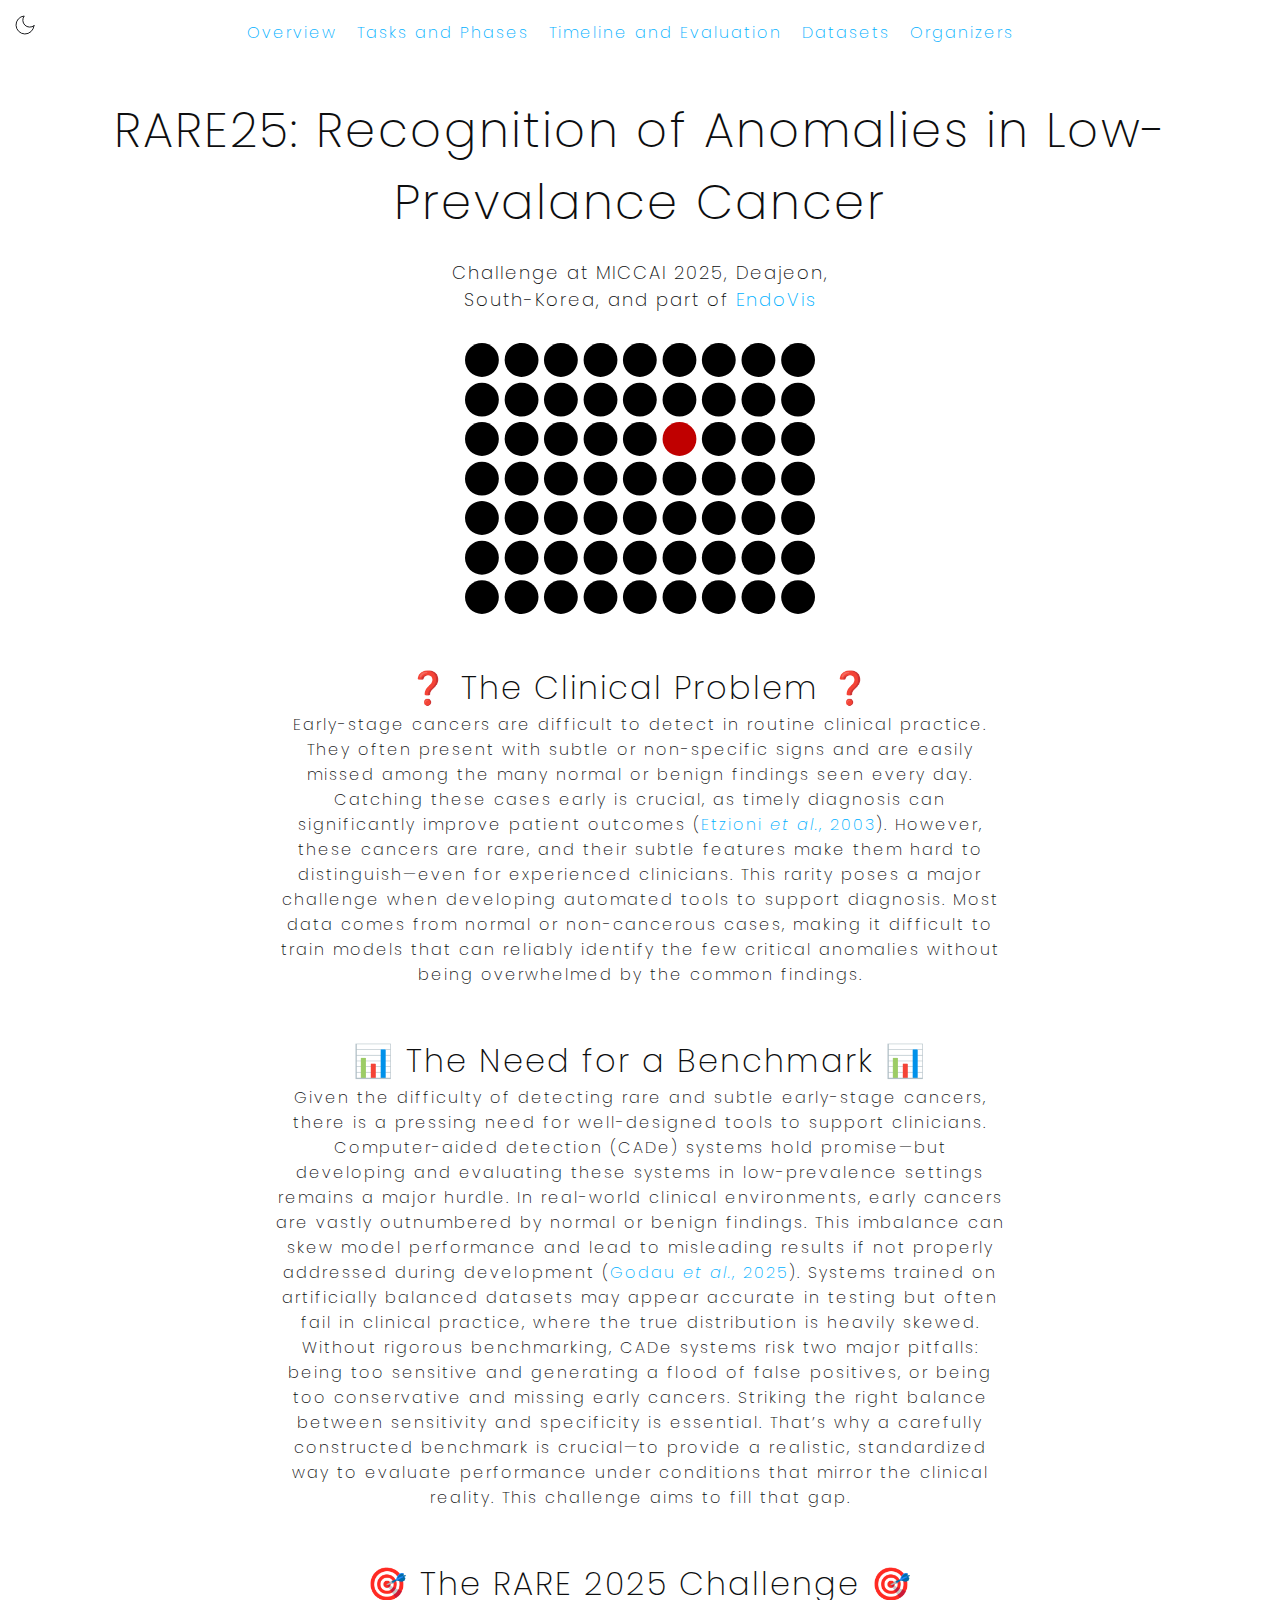
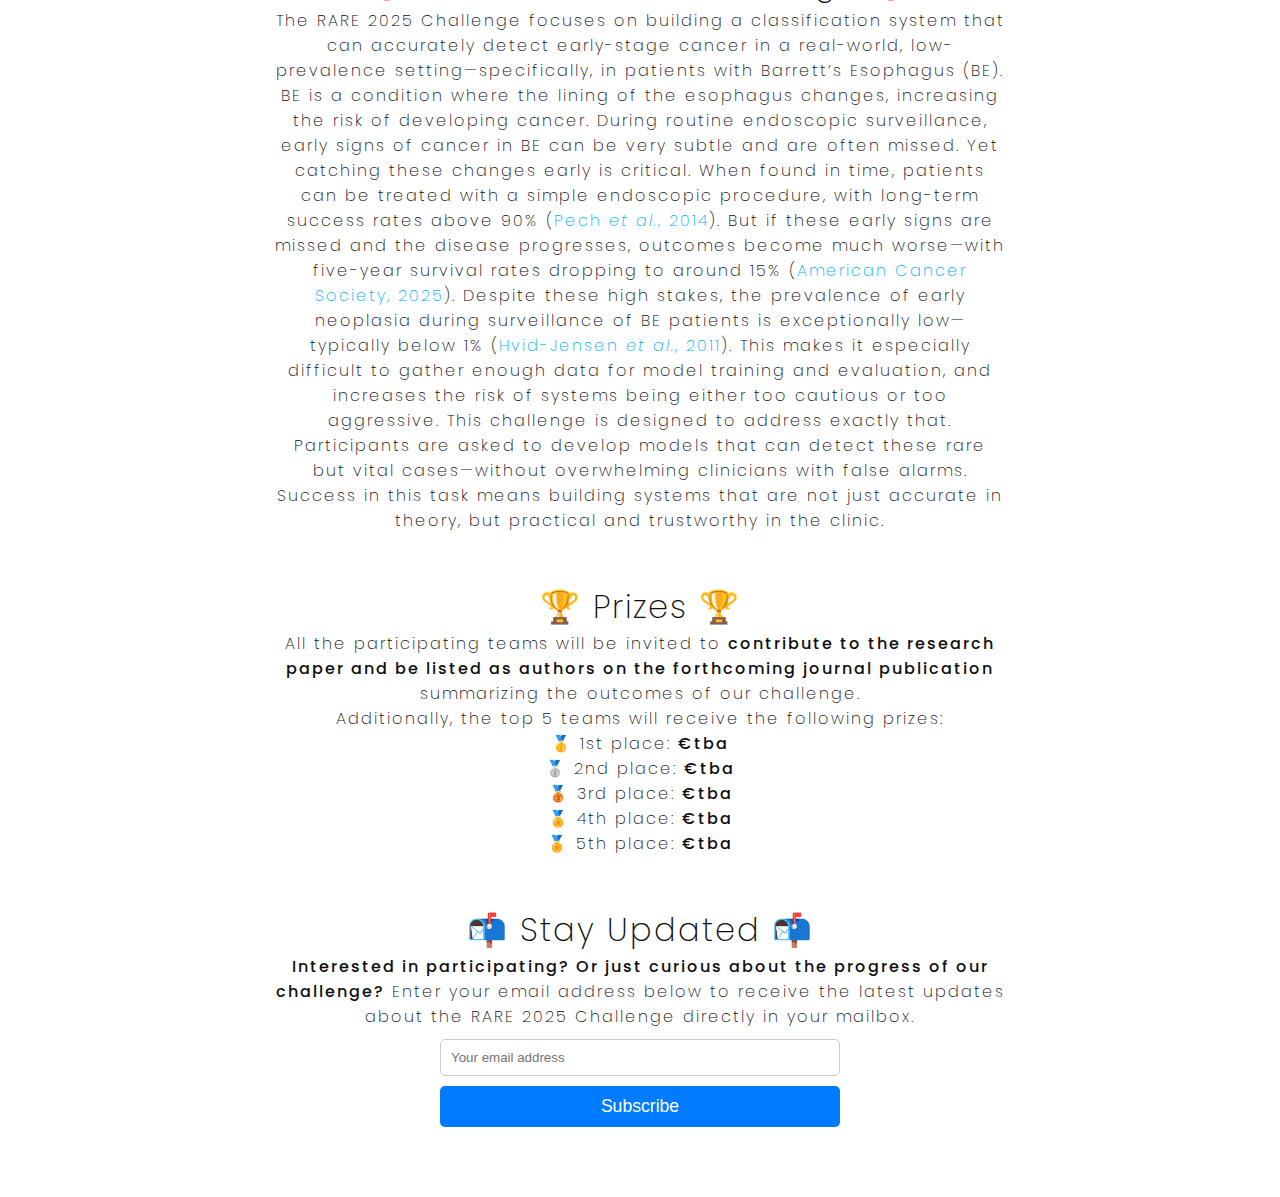
<file: index.html>
<!doctype html>
<html lang="en">
<head>
    <meta charset="utf-8">
    <meta content="width=device-width, initial-scale=1.0" name="viewport" shrink-to-fit="no">
    <meta content="Challenge website for RARE 2025" name="description">
    <meta content="Cris Claessens https://github.com/cclaess" name="author">
    <title>RARE 2025 | EndoVis, MICCAI 2025, Deajeon, South-Korea</title>

    <link href="img/icon.ico" rel="shortcut icon"/>
    <link href="https://netdna.bootstrapcdn.com/font-awesome/4.0.3/css/font-awesome.css" rel="stylesheet">
    <link href="https://fonts.googleapis.com/css2?family=Poppins:wght@100;200;500&display=swap" rel="stylesheet">
    <link href="css/style.css" rel="stylesheet">
    <link href="css/bootstrap-grid.css" rel="stylesheet">

</head>

<body class="light-mode">
    <div class="nav-header">
        <button class="icon-button" onclick="dayNightToggle()">Toggle dark mode</button>
        <nav>
            <ul>
                <li><a href="index.html">Overview</a></li>
                <li><a href="description_and_phases.html">Tasks and Phases</a></li>
                <li><a href="evaluation.html">Timeline and Evaluation</a></li>
                <li><a href="datasets.html">Datasets</a></li>
                <li><a href="organizers.html">Organizers</a></li>
            </ul>
        </nav>
    </div>
    <div class="container vertical-center">
        <div class="row">
            <div class="center">
                <h1>RARE25: Recognition of Anomalies in Low-Prevalance Cancer</h1>
                <p class="title-desc center">Challenge at MICCAI 2025, Deajeon, South-Korea, and part of <a href="https://opencas.dkfz.de/endovis/category/challenges/">EndoVis</a> </p>
            </div>
            <img class="center col-10 col-sm-10 col-lg-4 col-md-4" src="img/logo_pp.svg" style="object-fit: cover; width: 70%;">
        </div>
    </div>
    
    <div class="container">
        <div class="row">
            <div class="center col-10 col-sm-10 col-lg-8 col-md-8">
                <h2>&#10067; The Clinical Problem &#10067;</h2>
                <p>Early-stage cancers are difficult to detect in routine clinical practice. They often present with subtle or non-specific signs and 
                    are easily missed among the many normal or benign findings seen every day. Catching these cases early is crucial, as timely diagnosis 
                    can significantly improve patient outcomes (<a href=https://www.nature.com/articles/nrc1041>Etzioni <i>et al.</i>, 2003</a>). However, 
                    these cancers are rare, and their subtle features make them hard to distinguish—even for experienced clinicians. This rarity poses a 
                    major challenge when developing automated tools to support diagnosis. Most data comes from normal or non-cancerous cases, making it 
                    difficult to train models that can reliably identify the few critical anomalies without being overwhelmed by the common findings.</p>    
                
                <h2>&#128202; The Need for a Benchmark &#128202;</h2>
                <p>Given the difficulty of detecting rare and subtle early-stage cancers, there is a pressing need for well-designed tools to support 
                    clinicians. Computer-aided detection (CADe) systems hold promise—but developing and evaluating these systems in low-prevalence settings 
                    remains a major hurdle. In real-world clinical environments, early cancers are vastly outnumbered by normal or benign findings. This 
                    imbalance can skew model performance and lead to misleading results if not properly addressed during development 
                    (<a href=https://www.sciencedirect.com/science/article/pii/S1361841525000520>Godau <i>et al.</i>, 2025</a>). Systems trained on 
                    artificially balanced datasets may appear accurate in testing but often fail in clinical practice, where the true distribution is heavily 
                    skewed. Without rigorous benchmarking, CADe systems risk two major pitfalls: being too sensitive and generating a flood of false 
                    positives, or being too conservative and missing early cancers. Striking the right balance between sensitivity and specificity is 
                    essential. That’s why a carefully constructed benchmark is crucial—to provide a realistic, standardized way to evaluate performance under 
                    conditions that mirror the clinical reality. This challenge aims to fill that gap.</p>
                
                <h2>&#127919; The RARE 2025 Challenge &#127919;</h2>
                <p>The RARE 2025 Challenge focuses on building a classification system that can accurately detect early-stage cancer in a real-world, 
                    low-prevalence setting—specifically, in patients with Barrett’s Esophagus (BE). BE is a condition where the lining of the esophagus 
                    changes, increasing the risk of developing cancer. During routine endoscopic surveillance, early signs of cancer in BE can be very subtle 
                    and are often missed. Yet catching these changes early is critical. When found in time, patients can be treated with a simple endoscopic 
                    procedure, with long-term success rates above 90% 
                    (<a href=https://www.sciencedirect.com/science/article/pii/S0016508513015965?via%3Dihub>Pech <i>et al.</i>, 2014</a>). But if these early 
                    signs are missed and the disease progresses, outcomes become much worse—with five-year survival rates dropping to around 15% 
                    (<a href=https://www.cancer.org/cancer/types/esophagus-cancer/detection-diagnosis-staging/survival-rates.html>American Cancer Society, 2025</a>). 
                    Despite these high stakes, the prevalence of early neoplasia during surveillance of BE patients is exceptionally low—typically below 1% 
                    (<a href=https://www.nejm.org/doi/full/10.1056/NEJMoa1103042>Hvid-Jensen <i>et al.</i>, 2011</a>). This makes it especially difficult to gather 
                    enough data for model training and evaluation, and increases the risk of systems being either too cautious or too aggressive. This challenge is 
                    designed to address exactly that. Participants are asked to develop models that can detect these rare but vital cases—without 
                    overwhelming clinicians with false alarms. Success in this task means building systems that are not just 
                    accurate in theory, but practical and trustworthy in the clinic.</p>
                
                <h2>&#127942; Prizes &#127942;</h2>
                <p>All the participating teams will be invited to <b>contribute to the research paper and be listed as authors on the forthcoming journal 
                    publication</b> summarizing the outcomes of our challenge.</p>
                <p>Additionally, the top 5 teams will receive the following prizes:</p>

                <p>&#129351; 1st place: <b>€tba</b></p>
                <p>&#129352; 2nd place: <b>€tba</b></p>
                <p>&#129353; 3rd place: <b>€tba</b></p>
                <p>&#127941; 4th place: <b>€tba</b></p>
                <p>&#127941; 5th place: <b>€tba</b></p>

                <h2>&#128236; Stay Updated &#128236;</h2>
                <p><b>Interested in participating? Or just curious about the progress of our challenge?</b> Enter your email address below to receive the latest updates about the RARE 2025 Challenge directly in your mailbox.</p>
                <form action="https://formspree.io/f/mkgjklob" method="POST" style="max-width: 400px; margin: auto; margin-bottom: 20px;">
                <input type="email" name="email" placeholder="Your email address" required style="padding: 10px; width: 100%; margin-top: 10px; margin-bottom: 10px; border-radius: 5px; border: 1px solid #ccc;">
                <button class=subscribe-button"
                    type="submit"
                    style="padding: 10px; max-width: 400px; width: 100%; border: none; border-radius: 5px; background-color: #007BFF; color: white; font-size: 1.1rem; font-weight: 300; cursor: pointer; transition: background-color 0.3s; display: flex; justify-content: center; align-items: center;">
                    Subscribe
                </button>

                </form>
            </div>
        </div>
    </div>
    
    <script src="js/load.js" type="text/javascript"></script>
    
</body>
</html>
</file>
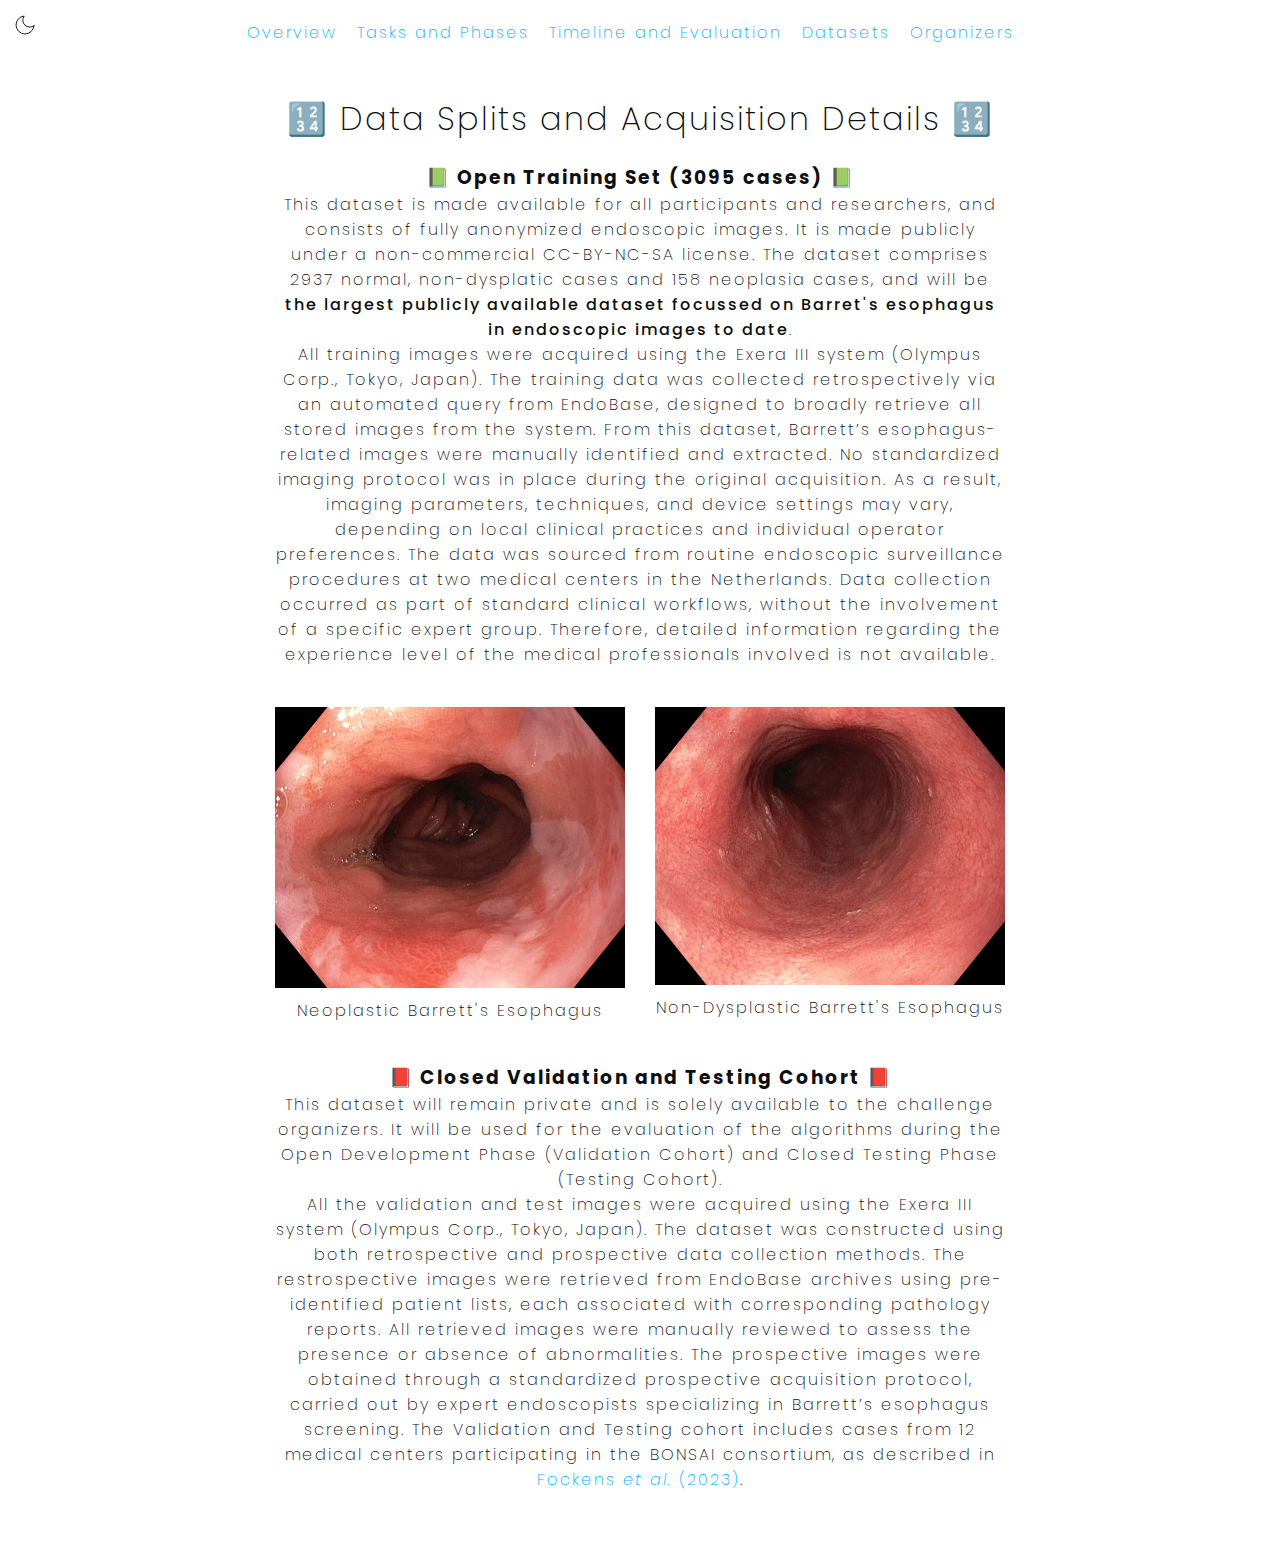
<file: datasets.html>
<html lang="en">
<head>
    <meta charset="utf-8">
    <meta content="width=device-width, initial-scale=1.0" name="viewport" shrink-to-fit=no">
    <meta content="Challenge website for RARE 2025" name="description">
    <meta content="Cris Claessens https://github.com/cclaess" name="author">
    <title>RARE 2025 | EndoVis, MICCAI 2025, Deajeon, South-Korea</title>

    <link href="img/icon.ico" rel="shortcut icon"/>
    <link href="https://netdna.bootstrapcdn.com/font-awesome/4.0.3/css/font-awesome.css" rel="stylesheet">
    <link href="https://fonts.googleapis.com/css2?family=Poppins:wght@100;200;500&display=swap" rel="stylesheet">
    <link href="css/style.css" rel="stylesheet">
    <link href="css/bootstrap-grid.css" rel="stylesheet">
</head>

<body class="light-mode">
    <div class="nav-header">
        <div class="nav-header">
            <button class="icon-button" onclick="dayNightToggle()">Toggle dark mode</button>
            <nav>
                <ul>
                    <li><a href="index.html">Overview</a></li>
                    <li><a href="description_and_phases.html">Tasks and Phases</a></li>
                    <li><a href="evaluation.html">Timeline and Evaluation</a></li>
                    <li><a href="datasets.html">Datasets</a></li>
                    <li><a href="organizers.html">Organizers</a></li>
                </ul>
            </nav>
        </div>
    </div>
    <div class="container">
        <div class="row">
            <div class="center col-10 col-sm-10 col-lg-8 col-md-8">
                <h2 style="margin-bottom: 20px;">&#128290; Data Splits and Acquisition Details &#128290;</h2>
                <h3>&#128215; Open Training Set (3095 cases) &#128215;</h3>
                <p>
                    This dataset is made available for all participants and researchers, and consists
                    of fully anonymized endoscopic images. It is made publicly under a non-commercial CC-BY-NC-SA license. The dataset comprises
                    2937 normal, non-dysplatic cases and 158 neoplasia cases, and will be <b>the largest publicly available dataset focussed on Barret's esophagus
                    in endoscopic images to date</b>.
                </p>

                <p>
                    All training images were acquired using the Exera III system (Olympus Corp., Tokyo, Japan). The training data was collected retrospectively 
                    via an automated query from EndoBase, designed to broadly retrieve all stored images from the system. From this dataset, Barrett’s 
                    esophagus-related images were manually identified and extracted. No standardized imaging protocol was in place during the original acquisition. 
                    As a result, imaging parameters, techniques, and device settings may vary, depending on local clinical practices and individual operator 
                    preferences. The data was sourced from routine endoscopic surveillance procedures at two medical centers in the Netherlands. Data collection 
                    occurred as part of standard clinical workflows, without the involvement of a specific expert group. Therefore, detailed information regarding 
                    the experience level of the medical professionals involved is not available.
                </p>

                <div class="row" style="margin-top: 40px; margin-bottom: 40px;">
                    <div class="col-6">
                        <img src="img/BE_dysplastic.png" alt="Dysplastic Barrett's Esophagus" style="width:100%; margin-bottom: 10px;">
                        <p style="text-align:center;">Neoplastic Barrett's Esophagus</p>
                    </div>
                    <div class="col-6">
                        <img src="img/BE_nondysplastic.png" alt="Non-Dysplastic Barrett's Esophagus" style="width:100%; margin-bottom: 10px;">
                        <p style="text-align:center;">Non-Dysplastic Barrett's Esophagus</p>
                    </div>
                </div>

                <h3>&#128213; Closed Validation and Testing Cohort &#128213;</h3>
                <p>
                    This dataset will remain private and is solely available to the challenge organizers. It will be used for the evaluation of the algorithms during
                    the Open Development Phase (Validation Cohort) and Closed Testing Phase (Testing Cohort).
                </p>
                <p>
                    All the validation and test images were acquired using the Exera III system (Olympus Corp., Tokyo, Japan). The dataset was constructed using both
                    retrospective and prospective data collection methods. The restrospective images were retrieved from EndoBase archives using pre-identified 
                    patient lists, each associated with corresponding pathology reports. All retrieved images were manually reviewed to assess the presence or absence 
                    of abnormalities. The prospective images were obtained through a standardized prospective acquisition protocol, carried out by expert endoscopists 
                    specializing in Barrett’s esophagus screening. The Validation and Testing cohort includes cases from 12 medical centers participating in the BONSAI 
                    consortium, as described in <a href=https://www.thelancet.com/journals/landig/article/PIIS2589-7500(23)00199-1/fulltext>Fockens <i>et al.</i> (2023)</a>.
                </p>
            </div> 
        </div>
    </div>

    <script src="js/load.js" type="text/javascript"></script>

</body>
</html>
</file>
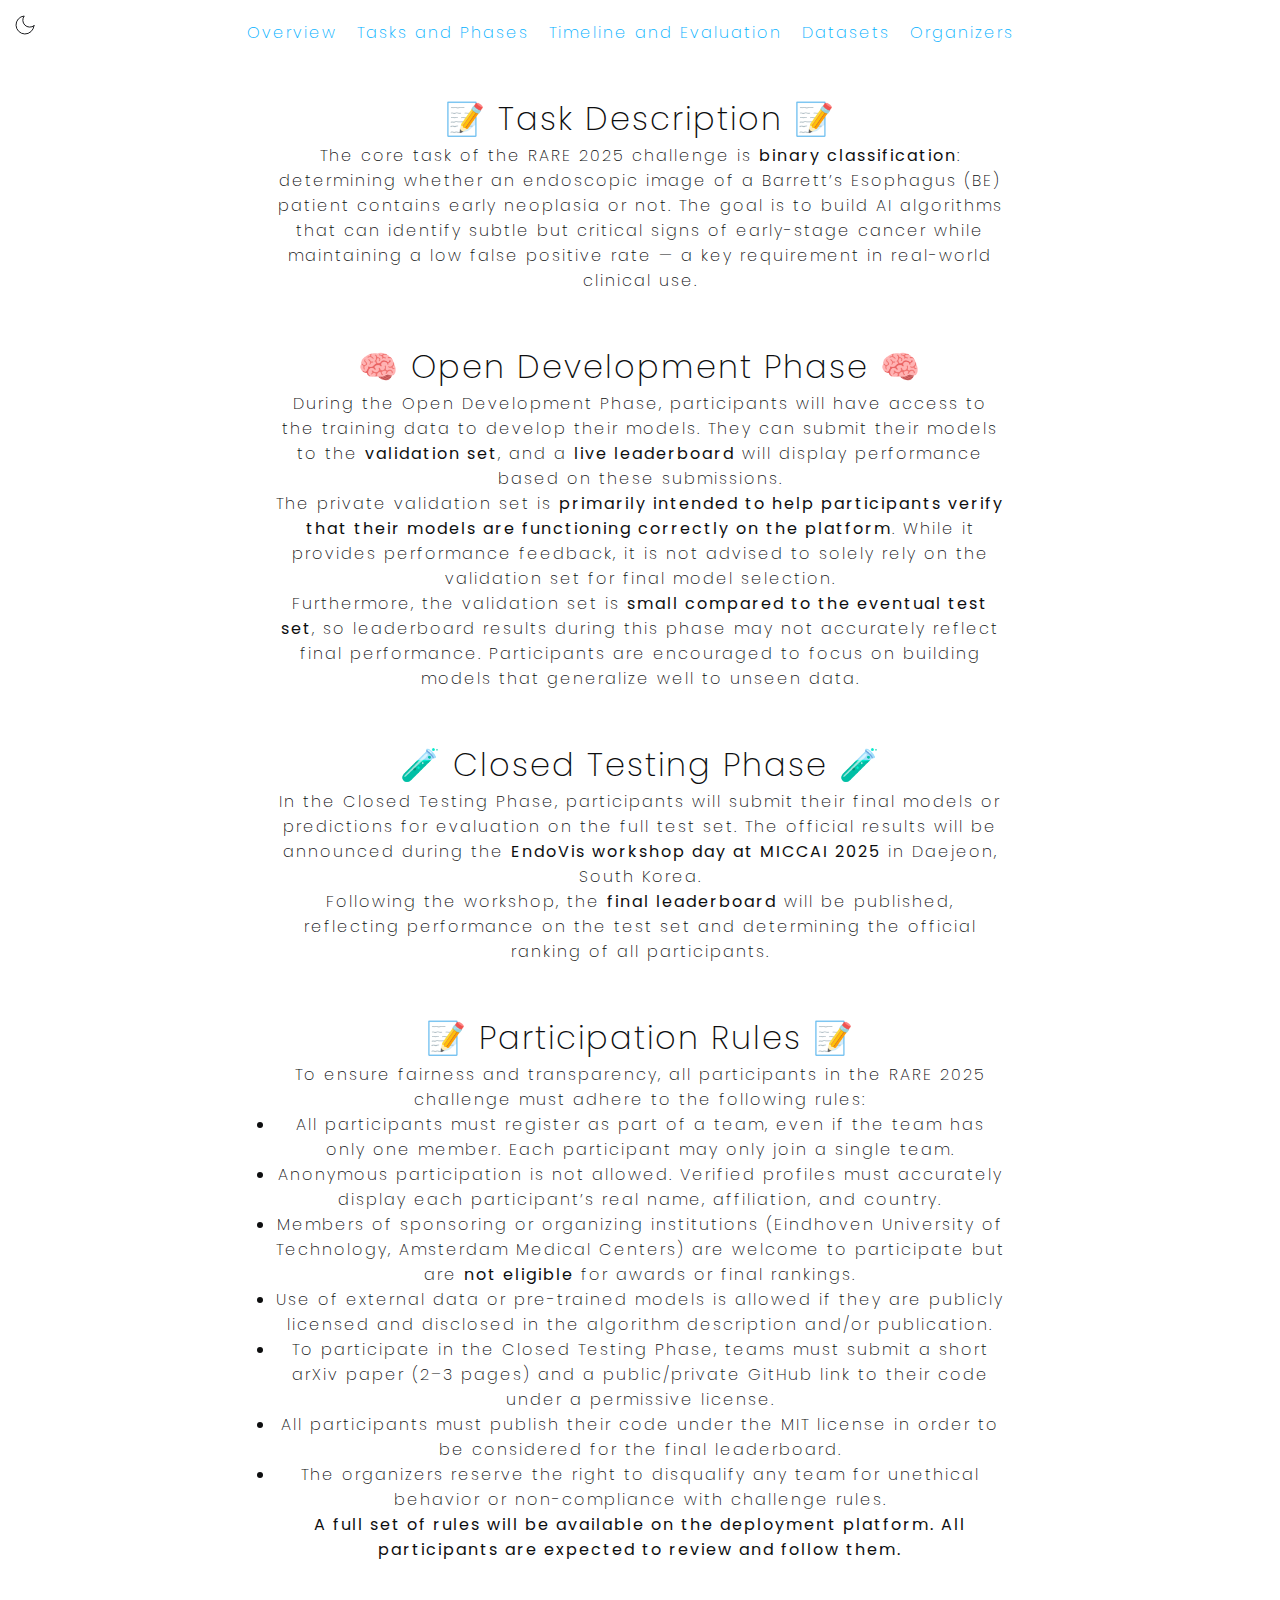
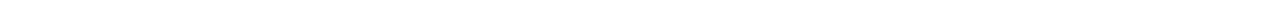
<file: description_and_phases.html>
<html lang="en">
<head>
    <meta charset="utf-8">
    <meta content="width=device-width, initial-scale=1.0" name="viewport" shrink-to-fit=no">
    <meta content="Challenge website for RARE 2025" name="description">
    <meta content="Cris Claessens https://github.com/cclaess" name="author">
    <title>RARE 2025 | EndoVis, MICCAI 2025, Deajeon, South-Korea</title>

    <link href="img/icon.ico" rel="shortcut icon"/>
    <link href="https://netdna.bootstrapcdn.com/font-awesome/4.0.3/css/font-awesome.css" rel="stylesheet">
    <link href="https://fonts.googleapis.com/css2?family=Poppins:wght@100;200;500&display=swap" rel="stylesheet">
    <link href="css/style.css" rel="stylesheet">
    <link href="css/bootstrap-grid.css" rel="stylesheet">
</head>

<body class="light-mode">
    <div class="nav-header">
        <div class="nav-header">
            <button class="icon-button" onclick="dayNightToggle()">Toggle dark mode</button>
            <nav>
                <ul>
                    <li><a href="index.html">Overview</a></li>
                    <li><a href="description_and_phases.html">Tasks and Phases</a></li>
                    <li><a href="evaluation.html">Timeline and Evaluation</a></li>
                    <li><a href="datasets.html">Datasets</a></li>
                    <li><a href="organizers.html">Organizers</a></li>
                </ul>
            </nav>
        </div>
    </div>
    <div class="container">
        <div class="row">
            <div class="center col-10 col-sm-10 col-lg-8 col-md-8">
                <h2>&#128221; Task Description &#128221;</h2>
                <p>
                    The core task of the RARE 2025 challenge is <strong>binary classification</strong>: determining whether an endoscopic image of a Barrett’s Esophagus (BE) patient
                    contains early neoplasia or not. The goal is to build AI algorithms that can identify subtle but critical signs
                    of early-stage cancer while maintaining a low false positive rate — a key requirement in real-world clinical use.
                </p>
                <h2>&#129504; Open Development Phase &#129504;</h2>
                <p>
                    During the Open Development Phase, participants will have access to the training data to develop their models. They can submit their models to the <strong>validation set</strong>, and a <strong>live leaderboard</strong> will display performance based on these submissions.
                </p>
                <p>
                    The private validation set is <strong>primarily intended to help participants verify that their models are functioning correctly on the platform</strong>. While it provides performance feedback, it is not advised to solely rely on the validation set for final model selection.
                </p>
                <p>
                    Furthermore, the validation set is <strong>small compared to the eventual test set</strong>, so leaderboard results during this phase may not accurately reflect final performance. Participants are encouraged to focus on building models that generalize well to unseen data.
                </p>

                <h2>&#129514; Closed Testing Phase &#129514;</h2>
                <p>
                    In the Closed Testing Phase, participants will submit their final models or predictions for evaluation on the full test set. The official results will be announced during the <strong>EndoVis workshop day at MICCAI 2025</strong> in Daejeon, South Korea.
                </p>
                <p>
                    Following the workshop, the <strong>final leaderboard</strong> will be published, reflecting performance on the test set and determining the official ranking of all participants.
                </p>

                <h2>&#128221; Participation Rules &#128221;</h2>
                <p>
                    To ensure fairness and transparency, all participants in the RARE 2025 challenge must adhere to the following rules:
                </p>
                <ul>
                    <li>All participants must register as part of a team, even if the team has only one member. Each participant may only join a single team.</li>
                    <li>Anonymous participation is not allowed. Verified profiles must accurately display each participant’s real name, affiliation, and country.</li>
                    <li>Members of sponsoring or organizing institutions (Eindhoven University of Technology, Amsterdam Medical Centers) are welcome to participate but are <strong>not eligible</strong> for awards or final rankings.</li>
                    <li>Use of external data or pre-trained models is allowed if they are publicly licensed and disclosed in the algorithm description and/or publication.</li>
                    <li>To participate in the Closed Testing Phase, teams must submit a short arXiv paper (2–3 pages) and a public/private GitHub link to their code under a permissive license.</li>
                        <li>All participants must publish their code under the MIT license in order to be considered for the final leaderboard.</li>
                    <li>The organizers reserve the right to disqualify any team for unethical behavior or non-compliance with challenge rules.</li>
                </ul>
                <p>
                    <strong>A full set of rules will be available on the deployment platform. All participants are expected to review and follow them.</strong>
                </p>

            </div> 
        </div>
    </div>

    <script src="js/load.js" type="text/javascript"></script>

</body>
</html>
</file>
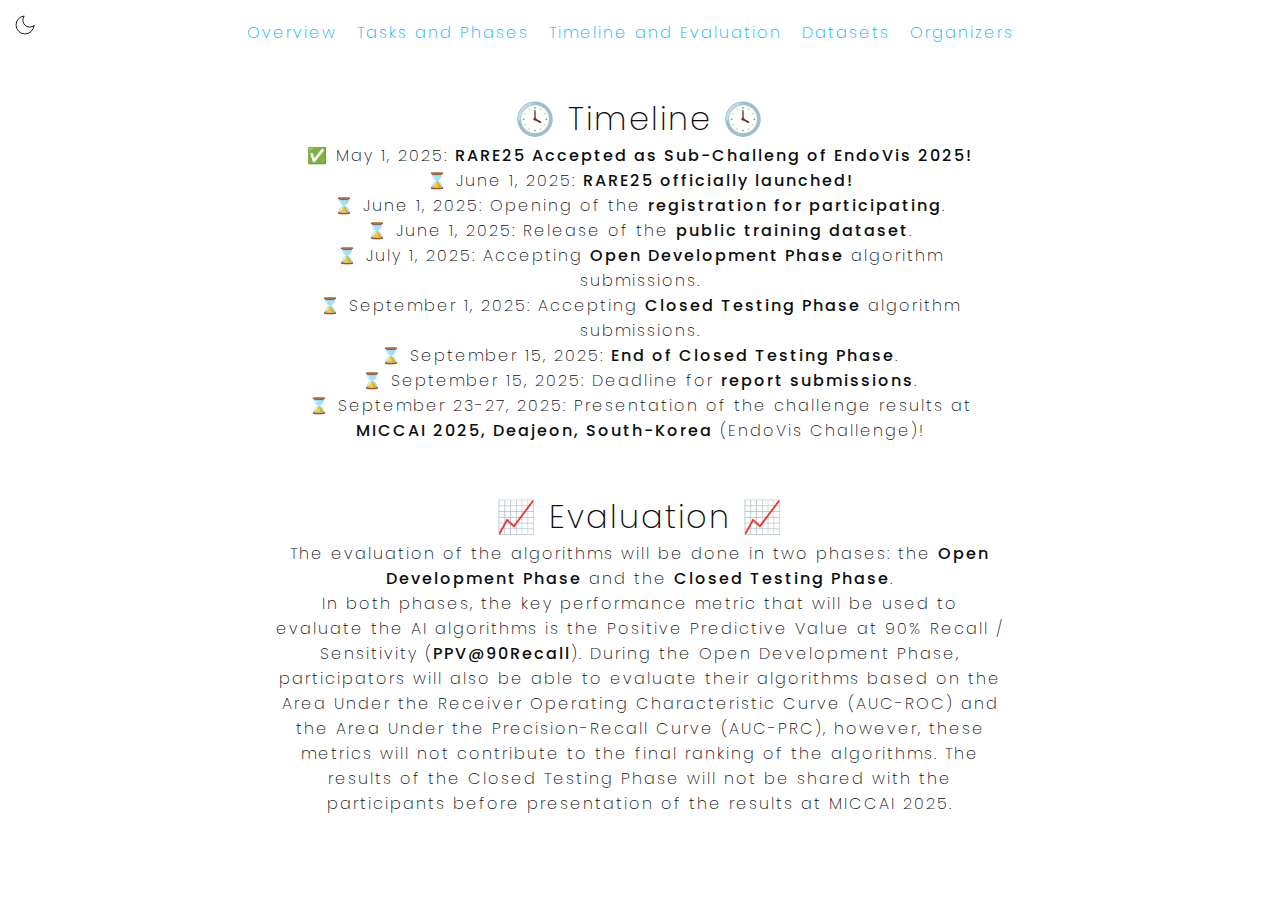
<file: evaluation.html>
<html lang="en">
<head>
    <meta charset="utf-8">
    <meta content="width=device-width, initial-scale=1.0" name="viewport" shrink-to-fit=no">
    <meta content="Challenge website for RARE 2025" name="description">
    <meta content="Cris Claessens https://github.com/cclaess" name="author">
    <title>RARE 2025 | EndoVis, MICCAI 2025, Deajeon, South-Korea</title>

    <link href="img/icon.ico" rel="shortcut icon"/>
    <link href="https://netdna.bootstrapcdn.com/font-awesome/4.0.3/css/font-awesome.css" rel="stylesheet">
    <link href="https://fonts.googleapis.com/css2?family=Poppins:wght@100;200;500&display=swap" rel="stylesheet">
    <link href="css/style.css" rel="stylesheet">
    <link href="css/bootstrap-grid.css" rel="stylesheet">
</head>

<body class="light-mode">
    <div class="nav-header">
        <div class="nav-header">
            <button class="icon-button" onclick="dayNightToggle()">Toggle dark mode</button>
            <nav>
                <ul>
                    <li><a href="index.html">Overview</a></li>
                    <li><a href="description_and_phases.html">Tasks and Phases</a></li>
                    <li><a href="evaluation.html">Timeline and Evaluation</a></li>
                    <li><a href="datasets.html">Datasets</a></li>
                    <li><a href="organizers.html">Organizers</a></li>
                </ul>
            </nav>
        </div>
    </div>
    <div class="container">
        <div class="row">
            <div class="center col-10 col-sm-10 col-lg-8 col-md-8">
                <h2>&#128339; Timeline &#128339;</h2>
                <p>&#9989 May 1, 2025: <b>RARE25 Accepted as Sub-Challeng of EndoVis 2025!</b></p>
                <p>&#8987 June 1, 2025: <b>RARE25 officially launched!</b></p>
                <p>&#8987 June 1, 2025: Opening of the <b>registration for participating</b>.</p>
                <p>&#8987 June 1, 2025: Release of the <b>public training dataset</b>.</p>
                <p>&#8987 July 1, 2025: Accepting <b>Open Development Phase</b> algorithm submissions.</p>
                <p>&#8987 September 1, 2025: Accepting <b>Closed Testing Phase</b> algorithm submissions.</p>
                <p>&#8987 September 15, 2025: <b>End of Closed Testing Phase</b>.</p>
                <p>&#8987 September 15, 2025: Deadline for <b>report submissions</b>.</p>
                <p>&#8987 September 23-27, 2025: Presentation of the challenge results at <b>MICCAI 2025, Deajeon, South-Korea</b> (EndoVis Challenge)!</p>
            
                <h2>&#128200; Evaluation &#128200;</h2>
                <p>The evaluation of the algorithms will be done in two phases: the <b>Open Development Phase</b> and the <b>Closed Testing Phase</b>.</p>
                <p>In both phases, the key performance metric that will be used to evaluate the AI algorithms is the Positive Predictive Value at 
                    90% Recall / Sensitivity (<b>PPV@90Recall</b>). During the Open Development Phase, participators will also be able to evaluate their algorithms
                    based on the Area Under the Receiver Operating Characteristic Curve (AUC-ROC) and the Area Under the Precision-Recall Curve (AUC-PRC), 
                    however, these metrics will not contribute to the final ranking of the algorithms. The results of the Closed Testing Phase will not be
                    shared with the participants before presentation of the results at MICCAI 2025.</p>
                </p>
            </div> 
        </div>
    </div>

    <script src="js/load.js" type="text/javascript"></script>

</body>
</html>
</file>
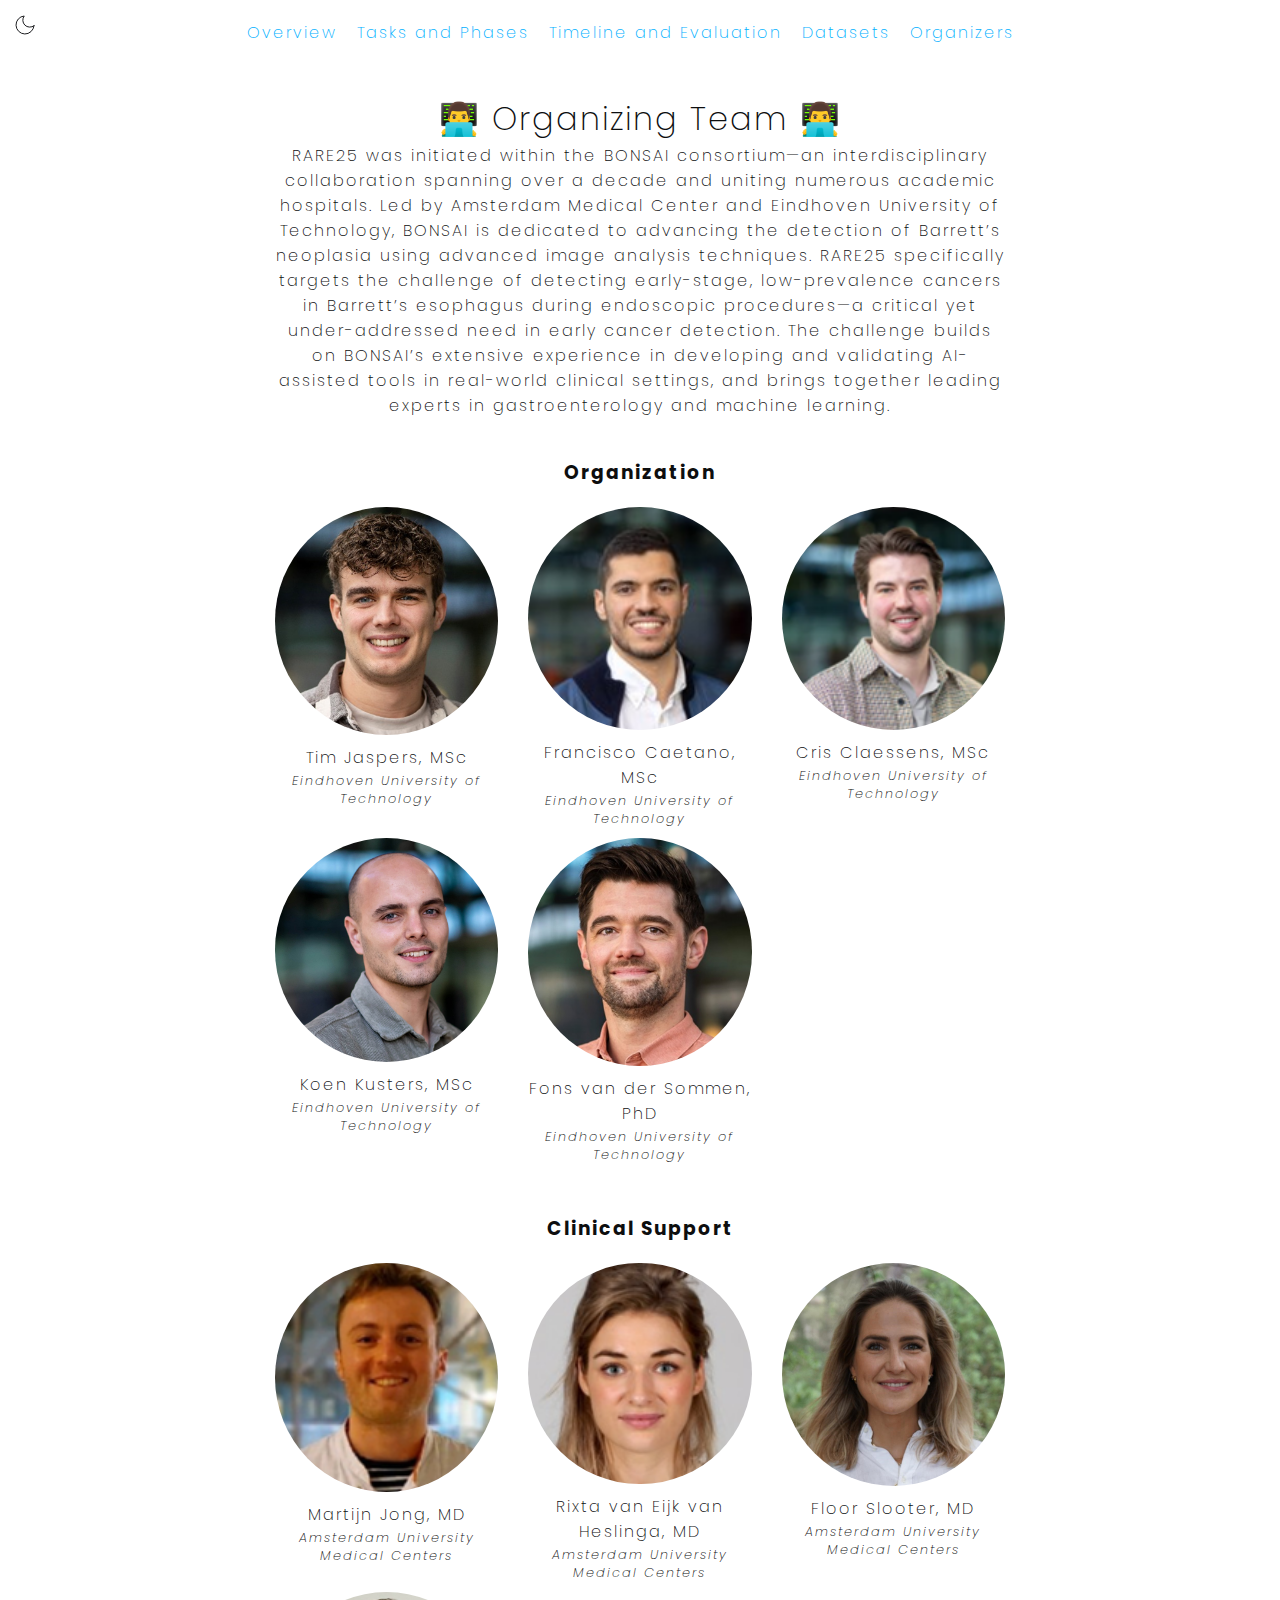
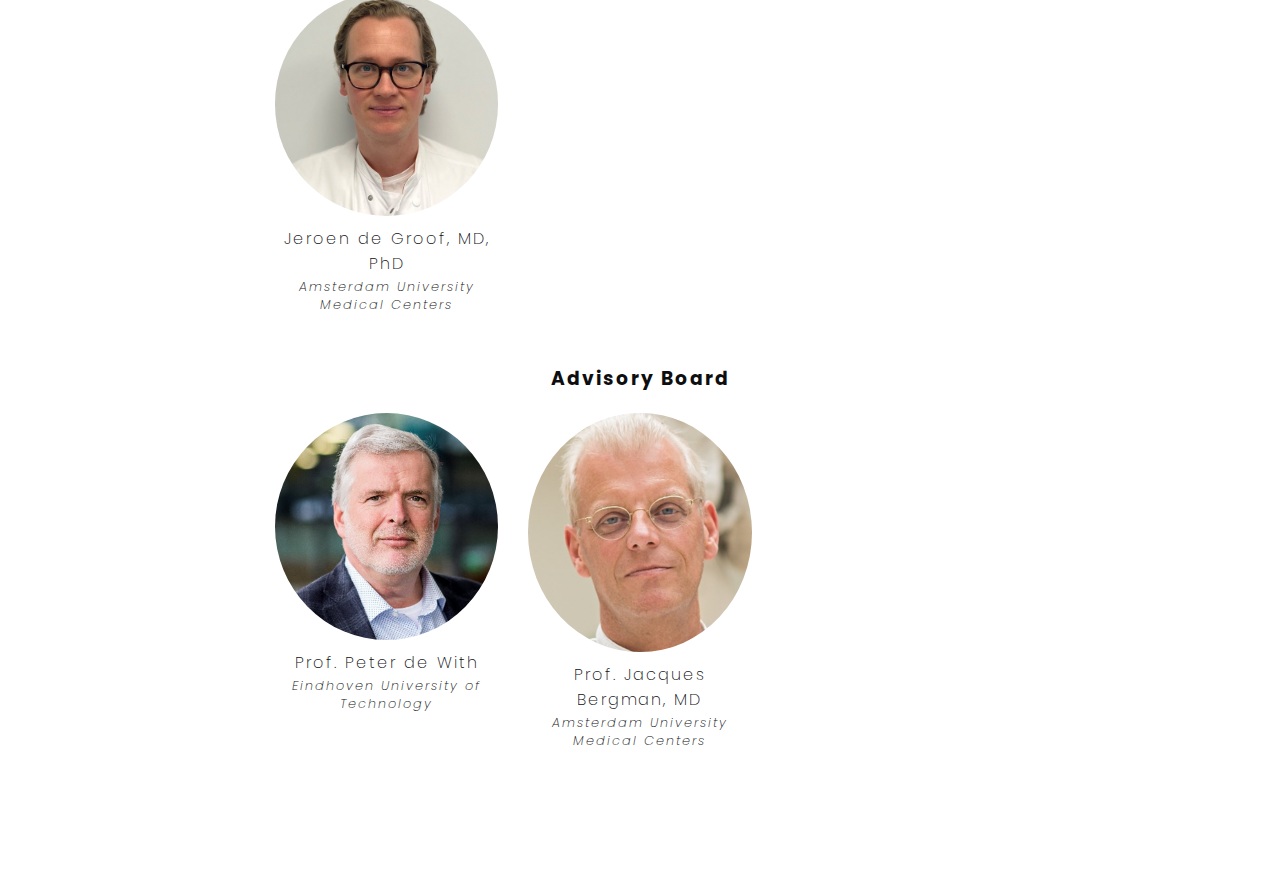
<file: organizers.html>
<html lang="en">
<head>
    <meta charset="utf-8">
    <meta content="width=device-width, initial-scale=1.0" name="viewport" shrink-to-fit=no">
    <meta content="Challenge website for RARE 2025" name="description">
    <meta content="Cris Claessens https://github.com/cclaess" name="author">
    <title>RARE 2025 | EndoVis, MICCAI 2025, Deajeon, South-Korea</title>

    <link href="img/icon.ico" rel="shortcut icon"/>
    <link href="https://netdna.bootstrapcdn.com/font-awesome/4.0.3/css/font-awesome.css" rel="stylesheet">
    <link href="https://fonts.googleapis.com/css2?family=Poppins:wght@100;200;500&display=swap" rel="stylesheet">
    <link href="css/style.css" rel="stylesheet">
    <link href="css/bootstrap-grid.css" rel="stylesheet">
</head>

<body class="light-mode">
    <div class="nav-header">
        <div class="nav-header">
            <button class="icon-button" onclick="dayNightToggle()">Toggle dark mode</button>
            <nav>
                <ul>
                    <li><a href="index.html">Overview</a></li>
                    <li><a href="description_and_phases.html">Tasks and Phases</a></li>
                    <li><a href="evaluation.html">Timeline and Evaluation</a></li>
                    <li><a href="datasets.html">Datasets</a></li>
                    <li><a href="organizers.html">Organizers</a></li>
                </ul>
            </nav>
        </div>
    </div>
    <div class="container">
    <div class="row">
        <div class="center col-10 col-sm-10 col-lg-8 col-md-8">
            <h2>&#128104;&#8205;&#128187; Organizing Team &#128104;&#8205;&#128187;</h2>
            <p>
                RARE25 was initiated within the BONSAI consortium—an interdisciplinary collaboration spanning over a decade and uniting numerous
                academic hospitals. Led by Amsterdam Medical Center and Eindhoven University of Technology, BONSAI is dedicated to advancing
                the detection of Barrett’s neoplasia using advanced image analysis techniques. RARE25 specifically targets the challenge
                of detecting early-stage, low-prevalence cancers in Barrett’s esophagus during endoscopic procedures—a critical yet under-addressed need in
                early cancer detection. The challenge builds on BONSAI’s extensive experience in developing and validating AI-assisted tools in
                real-world clinical settings, and brings together leading experts in gastroenterology and machine learning.
            </p>

            <!-- Organization -->
            <h3 style="margin-top: 40px; margin-bottom: 20px;">Organization</h3>
            <div class="row" style="margin-bottom: 40px;">
                <div class="col-4">
                    <img src="img/TimJ.png" alt="Tim Jaspers, MSc" style="border-radius: 50%; width:100%; margin-bottom: 10px;">
                    <p style="text-align:center; margin-bottom: 2px;">Tim Jaspers, MSc</p>
                    <p style="text-align:center; font-size: 0.8em; font-style: italic; margin-bottom: 10px;">Eindhoven University of Technology</p>
                </div>
                <div class="col-4">
                    <img src="img/FranciscoC.png" alt="Francisco Caetano, MSc" style="border-radius: 50%; width:100%; margin-bottom: 10px;">
                    <p style="text-align:center; margin-bottom: 2px;">Francisco Caetano, MSc</p>
                    <p style="text-align:center; font-size: 0.8em; font-style: italic; margin-bottom: 10px;">Eindhoven University of Technology</p>
                </div>
                <div class="col-4">
                    <img src="img/CrisC.png" alt="Cris H.B. Claessens, MSc" style="border-radius: 50%; width:100%; margin-bottom: 10px;">
                    <p style="text-align:center; margin-bottom: 2px;">Cris Claessens, MSc</p>
                    <p style="text-align:center; font-size: 0.8em; font-style: italic; margin-bottom: 10px;">Eindhoven University of Technology</p>
                </div>
                <div class="col-4">
                    <img src="img/KoenK.jpg" alt="Carolus H.J. Kusters, MSc" style="border-radius: 50%; width:100%; margin-bottom: 10px;">
                    <p style="text-align:center; margin-bottom: 2px;">Koen Kusters, MSc</p>
                    <p style="text-align:center; font-size: 0.8em; font-style: italic; margin-bottom: 10px;">Eindhoven University of Technology</p>
                </div>
                <div class="col-4">
                    <img src="img/FonsVDS.png" alt="Fons van der Sommen" style="border-radius: 50%; width:100%; margin-bottom: 10px;">
                    <p style="text-align:center; margin-bottom: 2px;">Fons van der Sommen, PhD</p>
                    <p style="text-align:center; font-size: 0.8em; font-style: italic; margin-bottom: 10px;">Eindhoven University of Technology</p>
                </div>
            </div>

            <!-- Data Collection -->
            <h3 style="margin-top: 40px; margin-bottom: 20px;">Clinical Support</h3>
            <div class="row" style="margin-bottom: 40px;">
                <div class="col-4">
                    <img src="img/MartijnJ.png" alt="Martijn Jong" style="border-radius: 50%; width:100%; margin-bottom: 10px;">
                    <p style="text-align:center; margin-bottom: 2px;">Martijn Jong, MD</p>
                    <p style="text-align:center; font-size: 0.8em; font-style: italic; margin-bottom: 10px;">Amsterdam University Medical Centers</p>
                </div>
                <div class="col-4">
                    <img src="img/RixtaVEVH.png" alt="Rixta van Eijk" style="border-radius: 50%; width:100%; margin-bottom: 10px;">
                    <p style="text-align:center; margin-bottom: 2px;">Rixta van Eijk van Heslinga, MD</p>
                    <p style="text-align:center; font-size: 0.8em; font-style: italic; margin-bottom: 10px;">Amsterdam University Medical Centers</p>
                </div>
                <div class="col-4">
                    <img src="img/FloorS.jpeg" alt="Floor Slooter" style="border-radius: 50%; width:100%; margin-bottom: 10px;">
                    <p style="text-align:center; margin-bottom: 2px;">Floor Slooter, MD</p>
                    <p style="text-align:center; font-size: 0.8em; font-style: italic; margin-bottom: 10px;">Amsterdam University Medical Centers</p>
                </div>
                <div class="col-4">
                    <img src="img/JeroenDG.png" alt="Jeroen de Groof" style="border-radius: 50%; width:100%; margin-bottom: 10px;">
                    <p style="text-align:center; margin-bottom: 2px;">Jeroen de Groof, MD, PhD</p>
                    <p style="text-align:center; font-size: 0.8em; font-style: italic; margin-bottom: 10px;">Amsterdam University Medical Centers</p>
                </div>
            </div>

            <!-- Advisory Board -->
            <h3 style="margin-bottom: 20px;">Advisory Board</h3>
            <div class="row" style="margin-bottom: 60px;">
                <div class="col-4">
                    <img src="img/PeterDW.png" alt="Peter de With" style="border-radius: 50%; width:100%; margin-bottom: 10px;">
                    <p style="text-align:center; margin-bottom: 2px;">Prof. Peter de With</p>
                    <p style="text-align:center; font-size: 0.8em; font-style: italic; margin-bottom: 10px;">Eindhoven University of Technology</p>
                </div>
                <div class="col-4">
                    <img src="img/JacquesB.png" alt="Jacques Bergman" style="border-radius: 50%; width:100%; margin-bottom: 10px;">
                    <p style="text-align:center; margin-bottom: 2px;">Prof. Jacques Bergman, MD</p>
                    <p style="text-align:center; font-size: 0.8em; font-style: italic; margin-bottom: 10px;">Amsterdam University Medical Centers</p>
                </div>
            </div>
        </div>
    </div>
    </div>

    <script src="js/load.js" type="text/javascript"></script>

</body>
</html>
</file>
<file: css/style.css>
body {
    transition: all 0.5s ease;
    margin:0!important;
    font-family:Poppins,
    sans-serif!important;
    letter-spacing:2px!important;
    color:#fff;
    background:#0f1011;
    font-weight:200; 
    margin: auto!important
}

h1 {
    text-align:center!important;
    margin-top:50px!important;
    font-weight:200!important;
    font-size:3em;
    display: flex;
    justify-content: center;
    align-items: center;
}
*{margin:0px;padding:0px;}

.wave-text {
    display: inline-flex;
    align-items: center;
}
.wave-text::before {
    content: '';
    display: inline-block;
    width: 1em;
    height: 1em;
    background-image: url('../img/wave.png');
    background-size: contain;
    background-repeat: no-repeat;
    margin-right: 0.2em;
}

h2{text-align:center!important;margin-top:50px!important;font-weight:200!important;font-size:2em}

.center{margin:auto!important;text-align:center!important}

.vertical-center{min-height:50%;min-height:50vh;display:flex;align-items:center; margin-bottom: 0;}

.spacing{margin-top:5%;margin-top:5vh;margin-bottom:5%;margin-bottom:5vh}

.title-desc{margin-top:20px!important;margin-bottom:30px!important;max-width:450px!important;font-weight:200;font-size:18px}

.social-icon {
    width: 40px;
    height: 40px;
    margin: 5px;
    transition: all 0.15s ease-in-out;
    transform-origin: center;
    will-change: transform;
}
.social-icon:hover {
    transform: scale(1.05);
}

.resume-text{position: static;font-weight: 200;letter-spacing: 5px;font-size: 16px;margin-left: auto;margin-right: 10px;text-align: right;}

.resume-text a{color:inherit; text-decoration: none; display: flex; padding:12px;} 

.resume-text a img{ padding-right:14px;}

@media screen and (max-width: 576px) {.resume-text a{justify-content: center;}}
@media screen and (min-width: 575px) {.resume-text a{justify-content: flex-end;}}

.light-mode{color:#0d0e0f!important;background:#fff!important;}

.light-mode .resume-img{ background: url(../img/download-cloud.svg) no-repeat;}

.resume-img{margin-right: 5px; display: block; -moz-box-sizing: border-box; box-sizing: border-box; width: 30px; height: 30px; background: url(../img/download-cloud-light.svg) no-repeat; }

/* General button styles for all buttons */
button {
    padding: 10px 20px;
    background-color: #ccc;
    color: #333;
    border: 1px solid #ddd;
    border-radius: 5px;
}

/* Specific button style for subscribe button */
.subscribe-button {
    padding: 16px 60px;
    border: none;
    border-radius: 12px;
    background-color: #007BFF;
    color: white;
    font-size: 1.1rem;
    font-weight: 300;
    cursor: pointer;
    transition: background-color 0.3s;
    display: flex;
    justify-content: center;
    align-items: center;
}

/* Icon button style (sun/moon button) */
button.icon-button {
    background: url(../img/sun.svg) no-repeat center center;
    color: transparent;
    box-shadow: none;
    border: none;
    width: 50px;
    height: 50px;
    position: absolute;
    cursor: pointer;
}

/* Light mode button with moon icon */
.light-mode button.icon-button {
    background: url(../img/moon.svg) no-repeat center center;
}


button:focus {outline:0;}

.justify-content{text-align: justify;}

.container-fluid {
    padding-top: 20px; /* Adjust this value as needed */
}

.some-padding{padding-left: 2vh;padding-right: 2vh;}

.pub-year{text-align: left!important;}

.year ul {
    list-style-type: none; /* Remove bullets */
    padding: 0; /* Remove default padding */
}

.year ul li {
    padding: 10px 0; /* Add top and bottom padding */
    position: relative; /* Needed for ::before pseudo-element */
}

.year ul li::before {
    content: attr(data-venue); /* Add content here, e.g., "CONF" for a conference */
    position: absolute;
    left: 0;
    top: 50%;
    transform: translateY(-50%); /* Center vertically */
    width: 100px; /* Adjust as needed */
    height: 20px; /* Adjust as needed */
    /*background: #fff;  Adjust as needed */
    text-align: left;
    line-height: 20px; /* Adjust as needed */
}


.highlight ul {
    list-style-type: none; /* Remove bullets */
    padding: 0; /* Remove default padding */
}

.highlight ul li {
    padding: 10px 0; /* Add top and bottom padding */
    position: relative; /* Needed for ::before pseudo-element */
}

.highlight ul li::before {
    content: attr(data-venue); /* Add content here, e.g., "CONF" for a conference */
    position: absolute;
    left: 0;
    top: 50%;
    transform: translateY(-50%); /* Center vertically */
    width: 100px; /* Adjust as needed */
    height: 20px; /* Adjust as needed */
    /*background: #fff;  Adjust as needed */
    text-align: left;
    line-height: 20px; /* Adjust as needed */
}

a[href] {
    text-decoration: none; /* Remove underline */
    color: #00b0ff; /* Light blue color */
    transition: all 0.15s ease-in-out;
    display: inline;
}
a[href]:hover {
    text-shadow: 0 0 1px rgba(51, 195, 255, 0.5);
}
a.external-element {
    border: 1px solid #00b0ff; /* Change color as needed */
    padding: 5px; /* Add some space around the text */
    display: inline-block; /* Needed to apply padding and border correctly */
    transition: all 0.15s ease-in-out;
}
a.external-element:hover {
    text-shadow: 0 0 1px rgba(51, 195, 255, 0.5);
}

.publication-content {
    margin-left: 100px; /* Leave 12% space on the left */
    text-align: left;
}

.equal-content {
    text-align: left;
}

.nav-header nav ul {
    display: flex;
    list-style-type: none; /* Remove bullets */
    padding: 0; /* Remove default padding */
    justify-content: center;
    align-items: center;
    flex-direction: row;
}

.nav-header nav ul li {
    margin-right: 20px; /* Add some space between the items */
    margin-top: 20px; /* Add some space between the items */
}

.stats-container {
    display: flex;
    justify-content: space-around;
    margin-bottom: 30px;
}
.stat-item {
    text-align: center;
}
.stat-number {
    font-size: 3em;
    color: #007bff;
}

.filter-container {
    margin: 20px auto;
    display: flex;
    align-items: center;
    justify-content: center;
    max-width: 300px; /* Adjust this value as needed */
}

.filter-container label {
    margin-right: 10px;
}
.custom-select {
    appearance: none;
    -webkit-appearance: none;
    -moz-appearance: none;
    background-color: transparent;
    border: 1px solid #ced4da;
    border-radius: 4px;
    padding: 8px 32px 8px 12px;
    line-height: 1.5;
    color: inherit;
    background-image: url("data:image/svg+xml,%3Csvg xmlns='http://www.w3.org/2000/svg' width='8' height='8' viewBox='0 0 8 8'%3E%3Cpath fill='currentColor' d='M2.5 0L1 1.5 3.5 4 1 6.5 2.5 8l4-4-4-4z' transform='rotate(90 4 4)'/%3E%3C/svg%3E");
    background-repeat: no-repeat;
    background-position: right 12px center;
    background-size: 8px 8px;
    cursor: pointer;
    transition: border-color 0.15s ease-in-out, box-shadow 0.15s ease-in-out;
}

.custom-select:focus {
    border-color: #80bdff;
    outline: 0;
    box-shadow: 0 0 0 0.2rem rgba(0, 123, 255, 0.25);
}

.custom-select:hover {
    border-color: #b8c3ce;
}

/* Style for dropdown options */
.custom-select option {
    background-color: #fff;
    color: #333;
}

body {
    padding-bottom: 50px; /* Adjust the value as needed */
}

/* Dark mode styles */
body.dark-mode .custom-select {
    border-color: #495057;
}

body.dark-mode .custom-select:focus {
    border-color: #80bdff;
    box-shadow: 0 0 0 0.2rem rgba(0, 123, 255, 0.25);
}

body.dark-mode .custom-select:hover {
    border-color: #6c757d;
}

body.dark-mode .custom-select option {
    background-color: #333;
    color: #fff;
}

b {
    font-weight: 500; /* Slightly less bold than the default 700 */
}

.red-dot {
    fill: red;
}

.black-dot {
    fill: black;
}

body.dark-mode .black-dot {
    fill: white;
}
</file>
